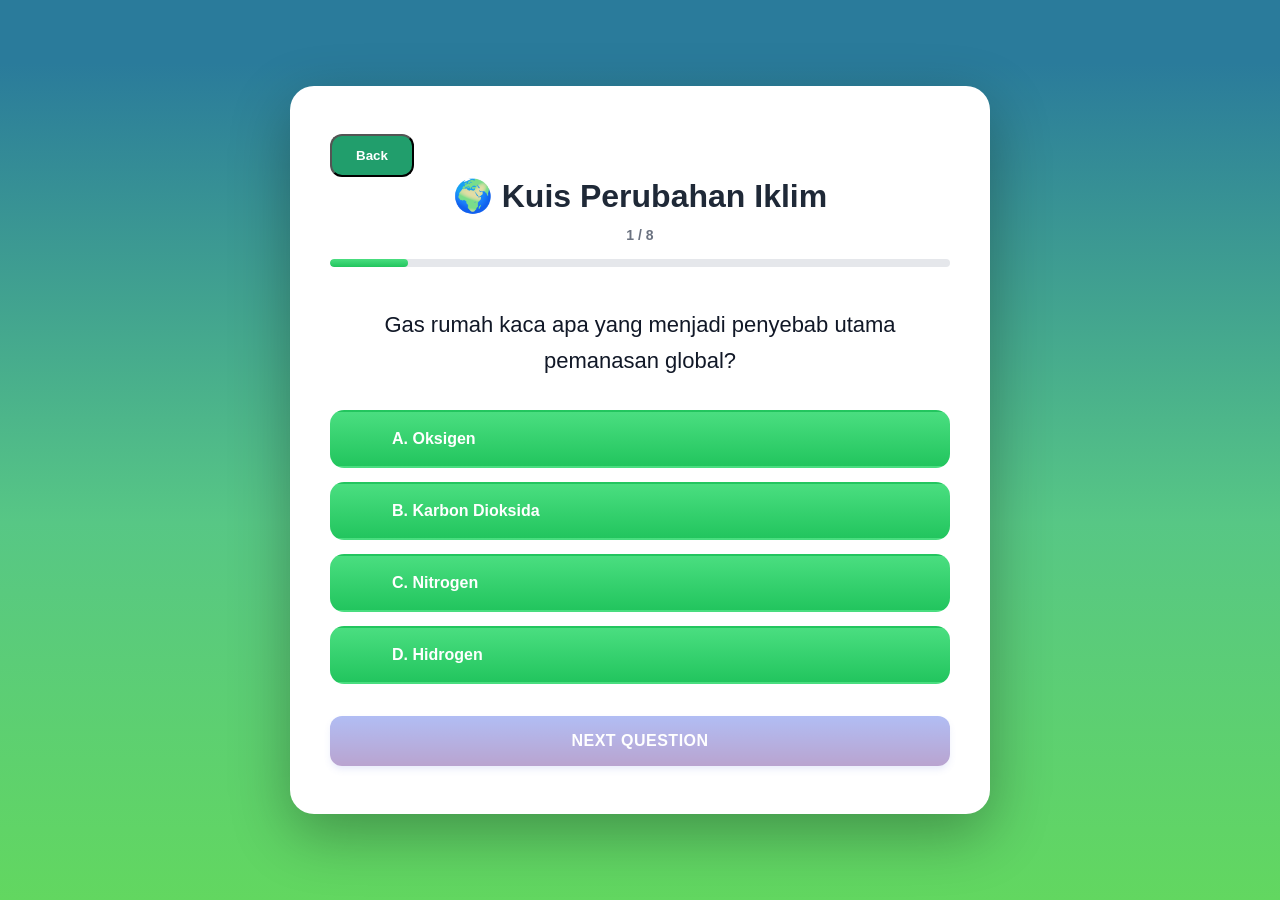
<file: html/quiz.html>
<html>
<head>
  <meta charset="UTF-8">
  <title>Kuis Perubahan Iklim</title>
  <link rel="icon" href="../Assets/icons/Favicon.ico">
  <link rel="stylesheet" href="../css/quiz.css">
</head>
<body>
  <div id="quiz-wrapper">
    <div id="quiz-container">
      <button id="backbtn" onclick="window.location.href='../index.html#games';">Back</button>
      <div class="quiz-header">
        <h2>🌍 Kuis Perubahan Iklim</h2>
        <div class="question-counter">
          <span id="current-question">1</span> / <span id="total-questions">5</span>
        </div>
        <div class="progress-bar">
          <div class="progress-fill" id="progress"></div>
        </div>
      </div>
      <div id="question"></div>
      <div id="options"></div>
      <button id="next-btn" disabled>Next Question</button>
    </div>

    <div id="result" style="display:none;">
      <h2>Quiz Selesai!</h2>
      <div class="score-circle">
        <div class="score-text"><span id="score">0</span>/<span id="total">8</span></div>
      </div>
      <div class="result-message" id="result-message"></div>
      <button id="restart-btn">Ulang Quiz Lagi</button>
      <button id="backbtn-end" onclick="window.location.href='../index.html#games';">Kembali ke beranda mini games</button>
    </div>
  </div>
</body>

<script src="../js/quiz.js"></script>
</html>
</file>
<file: css/quiz.css>
/* Notes : vh is for height ( viewport height ) and vw is for width ( viewport width )
we constantly use this for large px or big sizes, since vh and vw is also used because its not fixed like px
quite useful since i saw this on GitHub projects*/
/*Fully optimized for mobile usage*/

* {
  margin: 0;
  padding: 0;
  box-sizing: border-box;
}

body {
  font-family: 'Open Sans', Arial, sans-serif;
  background: linear-gradient(#2A7B9B 7%, #57C785 58%, #62D760 100%, #EDDD53 52%);
  height: 100vh;       
  width: 100vw;        
  overflow: hidden;    
  display: flex;
  align-items: center;
  justify-content: center;
  padding: 20px;
}

#quiz-wrapper {
  width: 100%;
  max-width: 700px;
  max-height: 100%; 
  display: flex;
  flex-direction: column;
}

#quiz-container {
  background: white;
  border-radius: 24px;
  padding: 48px 40px;
  box-shadow: 0 20px 60px rgba(0, 0, 0, 0.3);
  position: relative;
  max-height: 90vh;    
  overflow-y: auto;    
  scrollbar-width: none; 
}

#backbtn {
    display: inline-block;
    padding: 12px 24px;
    background-color: #219e6c;
    color: white;
    border-radius: 12px;
    text-decoration: none;
    font-weight: bold;
    transition: background-color 0.3s ease;
}

#backbtn:hover {
    background-color: #1d895e;
}

#quiz-container::before {
  position: absolute;
  top: 0;
  left: 0;
  right: 0;
  height: 6px;
  background: linear-gradient(#4ade80, #22c55e, #16a34a);
  z-index: 10;
}

.quiz-header {
  text-align: center;
  margin-bottom: 40px;
}

.quiz-header h2 {
  font-family: 'Poppins', sans-serif;
  font-size: 32px;
  color: #1f2937;
  margin-bottom: 12px;
  font-weight: 700;
}

.progress-bar {
  width: 100%;
  height: 8px;
  background: #e5e7eb;
  border-radius: 10px;
  overflow: hidden;
  margin-top: 16px;
}

.progress-fill {
  height: 100%;
  background: linear-gradient(#4ade80, #22c55e);
  border-radius: 10px;
  transition: width 0.4s ease;
  width: 0%;
}

.question-counter {
  color: #6b7280;
  font-size: 14px;
  font-weight: 600;
  margin-top: 8px;
}

#question {
  font-size: 22px;
  color: #111827;
  margin-bottom: 32px;
  line-height: 1.6;
  font-weight: 500;
  text-align: center;
}

#options {
  margin-bottom: 32px;
}

.option-btn {
  display: block;
  width: 100%;
  margin: 14px 0;
  padding: 18px 24px 18px 60px;
  background: linear-gradient(#4ade80 0%, #22c55e 100%);
  border: 2px solid transparent;
  color: white;
  font-weight: 600;
  font-size: 16px;
  cursor: pointer;
  border-radius: 14px;
  transition: all 0.3s cubic-bezier(0.4, 0, 0.2, 1); /*basically its use in :hover so when you hover over it it will have a smooth ease-in-out scale animation*/
  /*cubic-bezier = x1, y1, x2, y2 thats basically the 0.4 - 1*/ 
  position: relative;
  overflow: hidden;
  text-align: left;
}

.option-btn::before {
  position: absolute;
  top: 0;
  left: -100%;
  width: 100%;
  height: 100%;
  background: linear-gradient(transparent, rgba(255, 255, 255, 0.2), transparent);
  transition: left 0.5s;
}

.option-btn::after {
  position: absolute;
  left: 20px;
  top: 50%;
  transform: translateY(-50%);
  width: 32px;
  height: 32px;
  background: rgba(255, 255, 255, 0.3);
  border-radius: 50%;
  display: flex;
  align-items: center;
  justify-content: center;
  font-size: 14px;
  font-weight: 700;
}

.option-btn:hover {
  background: linear-gradient(#22c55e 0%, #16a34a 100%);
  transform: translateY(-2px) scale(1.03);
  border-color: rgba(255, 255, 255, 0.3);
}

.option-btn:hover::before {
  left: 100%;
}

.option-btn:active {
  transform: translateY(0);
}

.option-btn.selected {
  background: linear-gradient(#3b82f6 0%, #2563eb 100%);
  border-color: #60a5fa;
}

.option-btn.correct {
  background: linear-gradient(#10b981 0%, #059669 100%);
  border-color: #34d399;
}

.option-btn.incorrect {
  background: linear-gradient(#ef4444 0%, #dc2626 100%);
  border-color: #f87171;
}

.option-btn:disabled {
  cursor: not-allowed;
  opacity: 0.6;
}

#next-btn {
  width: 100%;
  padding: 16px 32px;
  background: linear-gradient(#667eea 0%, #764ba2 100%);
  color: white;
  border: none;
  border-radius: 12px;
  font-size: 16px;
  font-weight: 700;
  cursor: pointer;
  transition: all 0.3s ease;
  box-shadow: 0 4px 6px -1px rgba(102, 126, 234, 0.3);
  text-transform: uppercase;
  letter-spacing: 0.5px;
}

#next-btn:hover:not(:disabled) { /*So its basically a style where if the button is NOT disabled, quite confusing at the first time :D*/
  transform: translateY(-2px);
  box-shadow: 0 10px 15px -3px rgba(102, 126, 234, 0.4);
}

#next-btn:disabled { /*Disable the next button style*/
  opacity: 0.5;
  cursor: not-allowed;
}

#result {
  background: white;
  border-radius: 24px;
  padding: 48px 40px;
  box-shadow: 0 20px 60px rgba(0, 0, 0, 0.3);
  text-align: center;
}

#result h2 {
  font-family: 'Poppins', sans-serif;
  font-size: 32px;
  color: #1f2937;
  margin-bottom: 24px;
}

.score-circle {
  width: 180px;
  height: 180px;
  margin: 30px auto;
  border-radius: 50%;
  background: linear-gradient(135deg, #4ade80, #22c55e);
  display: flex;
  align-items: center;
  justify-content: center;
  box-shadow: 0 10px 30px rgba(34, 197, 94, 0.3);
}

.score-text {
  font-size: 48px;
  font-weight: 800;
  color: white;
}

.result-message {
  font-size: 20px;
  color: #4b5563;
  margin: 20px 0;
  line-height: 1.6;
}

#restart-btn {
  margin-top: 32px;
  padding: 16px 48px;
  background: linear-gradient(#667eea 0%, #764ba2 100%);
  color: white;
  border: none;
  border-radius: 12px;
  font-size: 16px;
  font-weight: 700;
  cursor: pointer;
  transition: all 0.3s ease;
  box-shadow: rgba(102, 126, 234, 0.3);
}

#restart-btn:hover {
  transform: translateY(-2px);
  box-shadow: rgba(102, 126, 234, 0.4);
}

#backbtn-end {
  margin-top: 32px;
  padding: 16px 48px;
  background: linear-gradient(#667eea 0%, #764ba2 100%);
  color: white;
  border: none;
  border-radius: 12px;
  font-size: 16px;
  font-weight: 700;
  cursor: pointer;
  transition: all 0.3s ease;
  box-shadow: rgba(102, 126, 234, 0.3);
}

#backbtn-end {
  transform: translateY(-2px);
  box-shadow: rgba(102, 126, 234, 0.4);
}
</file>
